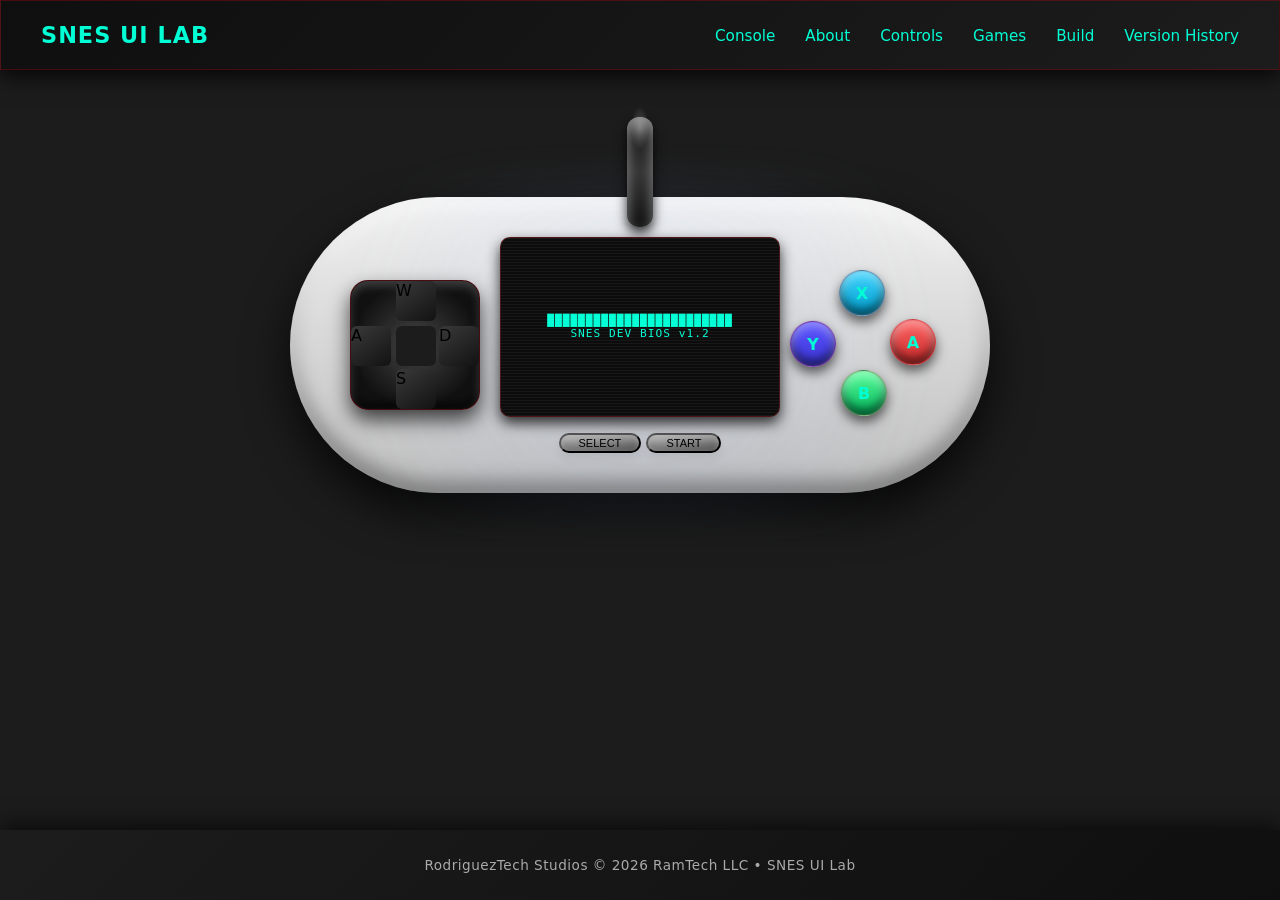
<file: index.html>
<!DOCTYPE html>
<html lang="en">
<head>
<meta charset="UTF-8">
<meta name="viewport" content="width=device-width, initial-scale=1.0">
<link rel="stylesheet" href="global.css">
<title>SNES UI LAB</title>
</head>

<body class="theme-snes">

<!-- Nav Bar -->
<nav class="navbar">
  <div class="logo">
      SNES UI LAB
  </div>
  <ul class="nav-links">
      <li>
          <a href="./index.html">
              Console
          </a>
      </li>
      <li>
          <a href="./about.html">
              About
          </a>
      </li>
      <li>
          <a href="./controls.html">
              Controls
          </a>
      </li>
      <li>
          <a href="./games.html">
              Games
          </a>
      </li>
      <li>
          <a href="./build.html">
              Build
          </a>
      </li>
      <li>
          <a href="./changelog.html">
              Version History
          </a>
      </li>
  </ul>
</nav>

<!-- Main Content -->
<main class="main-content">

  <div class="controller">
    <div class="cable"></div>

    <!-- LEFT ZONE -->
    <div class="left-zone">
      <div class="d-pad">
        <div class="btn dup" data-key="w">W</div>
        <div class="btn dleft" data-key="a">A</div>
        <div class="btn center"></div>
        <div class="btn dright" data-key="d">D</div>
        <div class="btn ddown" data-key="s">S</div>
      </div>
    </div>

    <!-- CENTER ZONE -->
    <div class="center-zone">
      <div class="display">

        <canvas id="gameScreen">
          Your browser does not support the HTML5 canvas.
        </canvas>

        <div class="boot-text"></div>

      </div>

      <div class="center-buttons">
        <button class="small-btn" data-key="shift">SELECT</button>
        <button class="small-btn" data-key="enter">START</button>
      </div>
    </div>

    <!-- RIGHT ZONE -->
    <div class="right-zone">
      <div class="a-btns">
        <div class="action-y btn" data-key="j">Y</div>
        <div class="action-x btn" data-key="i">X</div>
        <div class="action-b btn" data-key="k">B</div>
        <div class="action-a btn" data-key="l">A</div>
      </div>
    </div>

  </div>

</main>

<!-- Footer -->
<footer class="footer">
  <p>RodriguezTech Studios © 2026 RamTech LLC • SNES UI Lab</p>
</footer>

<script type="module" src="./script.js"></script>

</body>
</html>
</file>
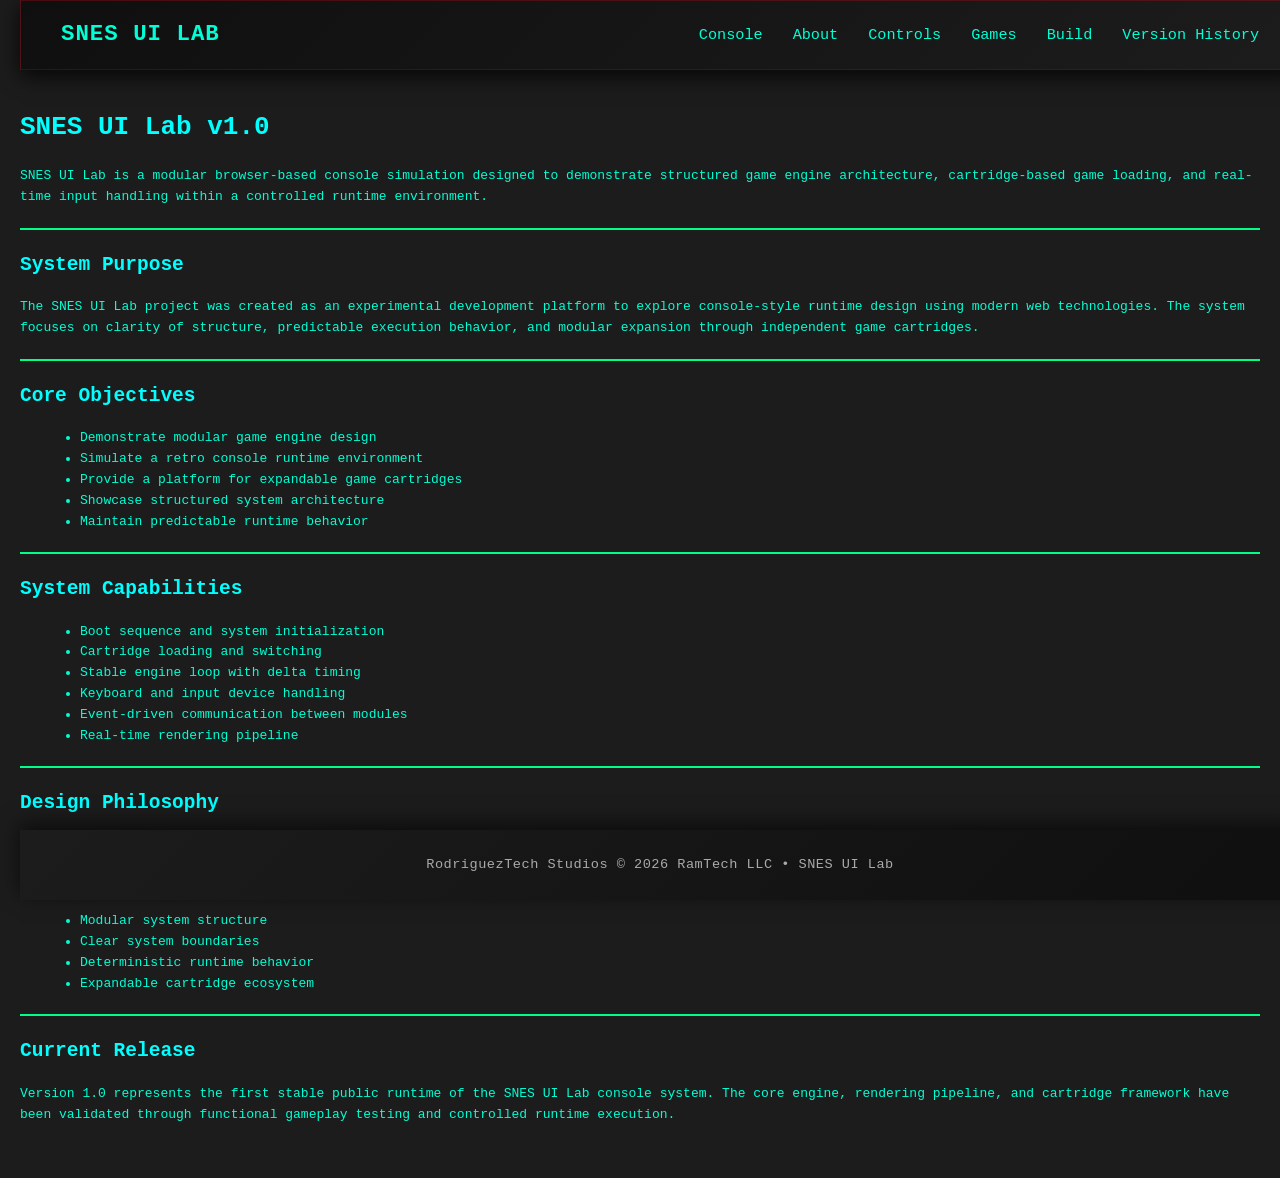
<file: about.html>
<!-- //snesUILab/about.html -->

<!DOCTYPE html>
<html lang="en">
<head>
    <meta charset="UTF-8">
    <meta name="viewport" content="width=device-width, initial-scale=1.0">
    <link rel="stylesheet" href="global.css">
    <title>SNES UI Lab — About</title>
</head>

<body class="about">

    <!-- ===================== NAV BAR ===================== -->
    <nav class="navbar">
        <div class="logo">
            SNES UI LAB
        </div>
        <ul class="nav-links">
            <li><a href="./index.html">Console</a></li>
            <li><a href="./about.html">About</a></li>
            <li><a href="./controls.html">Controls</a></li>
            <li><a href="./games.html">Games</a></li>
            <li><a href="./build.html">Build</a></li>
            <li><a href="./changelog.html">Version History</a></li>
        </ul>
    </nav>

    <!-- ===================== PAGE HEADER ===================== -->

    <header class="page-header">
        <h1>SNES UI Lab v1.0</h1>

        <p>
        SNES UI Lab is a modular browser-based console simulation designed to
        demonstrate structured game engine architecture, cartridge-based game
        loading, and real-time input handling within a controlled runtime
        environment.
        </p>
    </header>

    <hr>

    <!-- ===================== SYSTEM PURPOSE ===================== -->

    <section class="section">

        <h2>System Purpose</h2>

        <p>
        The SNES UI Lab project was created as an experimental development
        platform to explore console-style runtime design using modern web
        technologies. The system focuses on clarity of structure, predictable
        execution behavior, and modular expansion through independent game
        cartridges.
        </p>

    </section>

    <hr>

    <!-- ===================== CORE OBJECTIVES ===================== -->

    <section class="section">

        <h2>Core Objectives</h2>

        <ul>
            <li>Demonstrate modular game engine design</li>
            <li>Simulate a retro console runtime environment</li>
            <li>Provide a platform for expandable game cartridges</li>
            <li>Showcase structured system architecture</li>
            <li>Maintain predictable runtime behavior</li>
        </ul>

    </section>

    <hr>

    <!-- ===================== SYSTEM CAPABILITIES ===================== -->

    <section class="section">

        <h2>System Capabilities</h2>

        <ul>
            <li>Boot sequence and system initialization</li>
            <li>Cartridge loading and switching</li>
            <li>Stable engine loop with delta timing</li>
            <li>Keyboard and input device handling</li>
            <li>Event-driven communication between modules</li>
            <li>Real-time rendering pipeline</li>
        </ul>

    </section>

    <hr>

    <!-- ===================== DESIGN PHILOSOPHY ===================== -->

    <section class="section">

        <h2>Design Philosophy</h2>

        <p>
        The architecture of SNES UI Lab emphasizes modularity, separation of
        responsibilities, and predictable execution flow. Each system component
        operates independently while communicating through clearly defined
        interfaces. This design allows the console runtime to expand without
        introducing instability into the core engine.
        </p>

        <ul>
            <li>Modular system structure</li>
            <li>Clear system boundaries</li>
            <li>Deterministic runtime behavior</li>
            <li>Expandable cartridge ecosystem</li>
        </ul>

    </section>

    <hr>

    <!-- ===================== CURRENT RELEASE ===================== -->

    <section class="section">

        <h2>Current Release</h2>

        <p>
        Version 1.0 represents the first stable public runtime of the SNES UI
        Lab console system. The core engine, rendering pipeline, and cartridge
        framework have been validated through functional gameplay testing and
        controlled runtime execution.
        </p>

    </section>

    <!-- ===================== FOOTER ===================== -->

    <footer class="footer">
        <p>
        RodriguezTech Studios © 2026 RamTech LLC • SNES UI Lab
        </p>
    </footer>

</body>
</html>
</file>
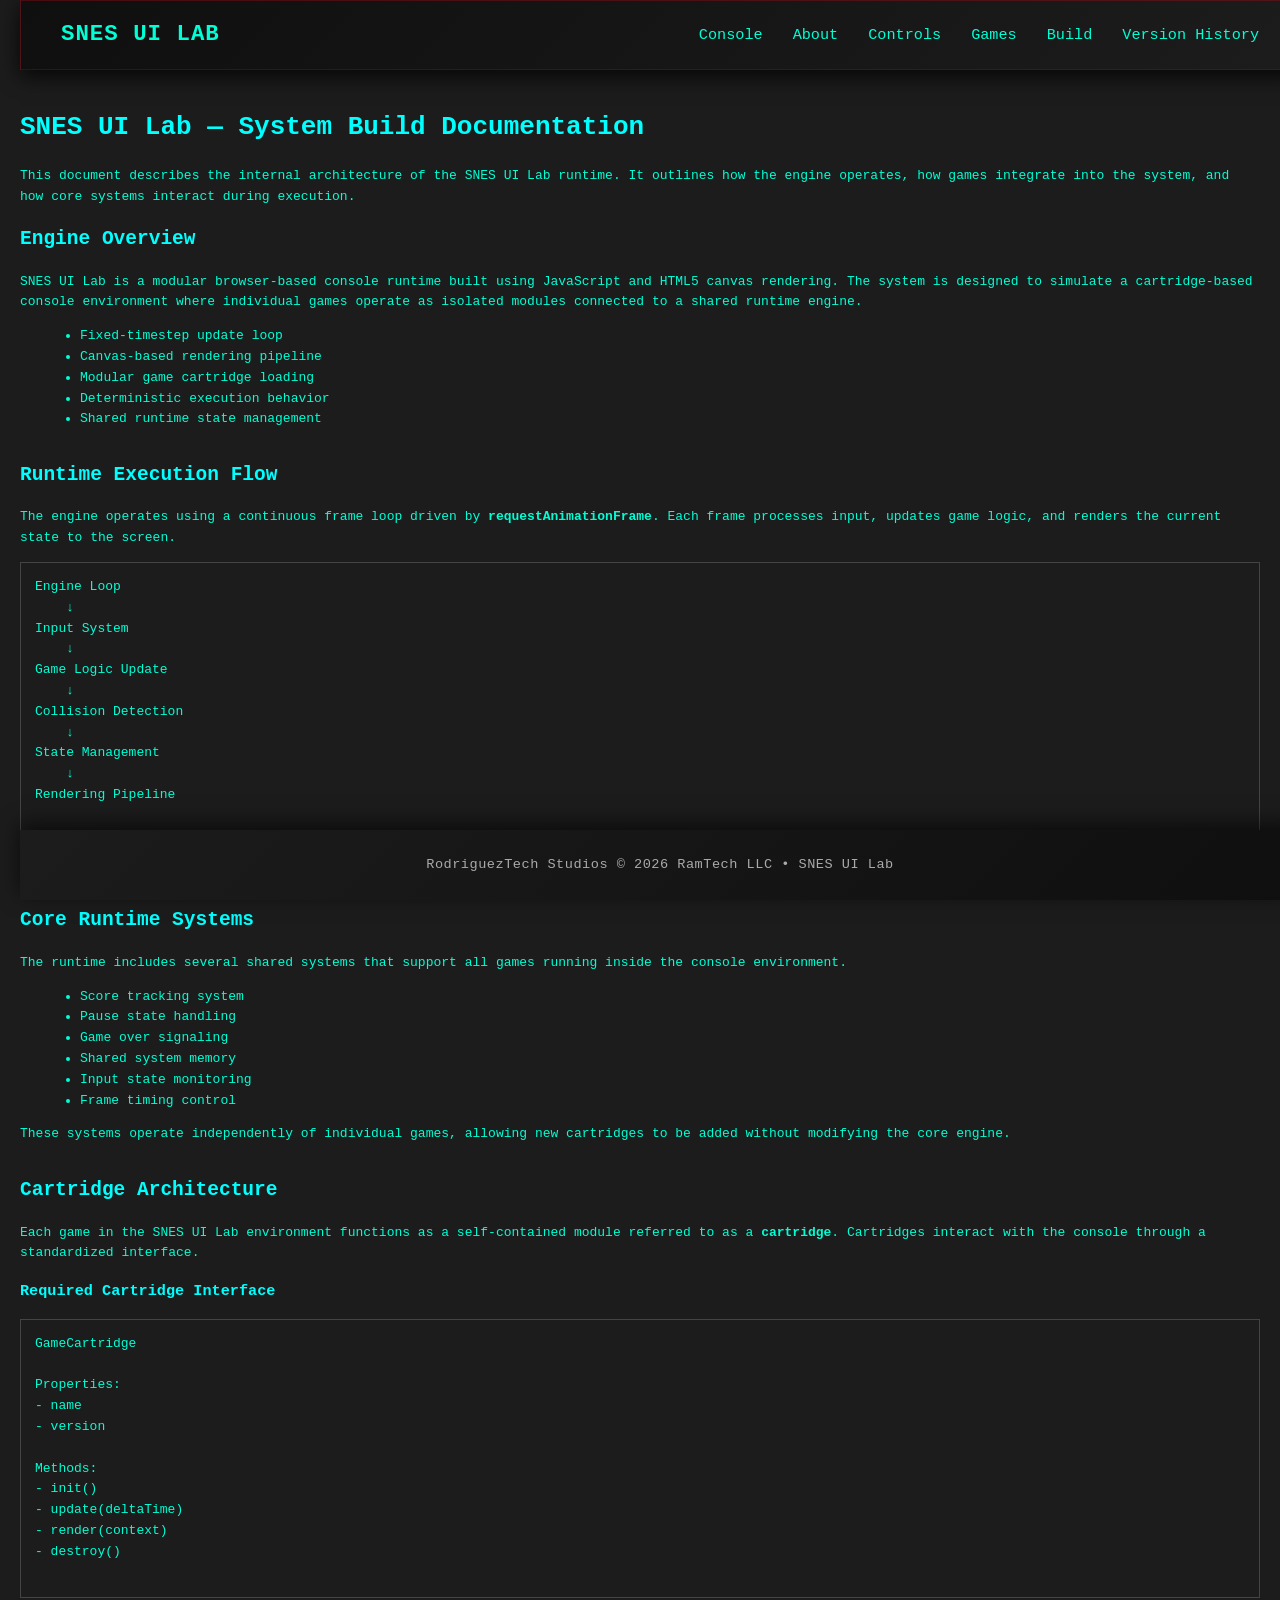
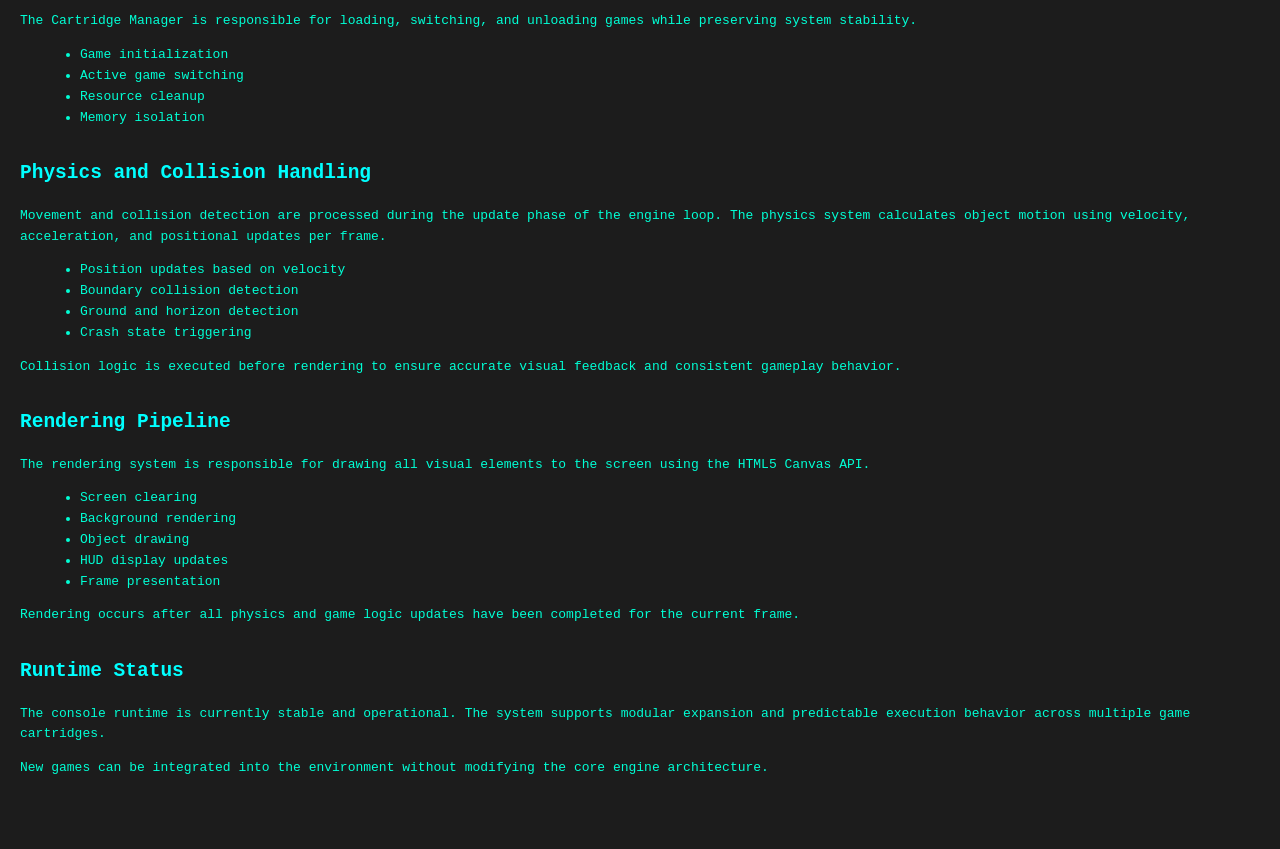
<file: build.html>
<!DOCTYPE html>
<html lang="en">
<head>
  <meta charset="UTF-8" />
  <meta name="viewport" content="width=device-width, initial-scale=1.0" />
  <link rel="stylesheet" href="global.css">
  <title>SNES UI Lab — Build Documentation</title>
</head>

<body class="build">

  <!-- ===================== NAVBAR ===================== -->
  <nav class="navbar">
    <div class="logo">SNES UI LAB</div>
    <ul class="nav-links">
      <li><a href="./index.html">Console</a></li>
      <li><a href="./about.html">About</a></li>
      <li><a href="./controls.html">Controls</a></li>
      <li><a href="./games.html">Games</a></li>
      <li><a href="./build.html">Build</a></li>
      <li><a href="./changelog.html">Version History</a></li>
    </ul>
  </nav>

  <!-- ===================== PAGE HEADER ===================== -->
  <header class="page-header">
    <h1>SNES UI Lab — System Build Documentation</h1>
    <p>
      This document describes the internal architecture of the SNES UI Lab runtime.
      It outlines how the engine operates, how games integrate into the system,
      and how core systems interact during execution.
    </p>
  </header>

  <!-- ===================== ENGINE OVERVIEW ===================== -->
  <section class="section">
    <h2>Engine Overview</h2>

    <p>
      SNES UI Lab is a modular browser-based console runtime built using
      JavaScript and HTML5 canvas rendering. The system is designed to simulate
      a cartridge-based console environment where individual games operate as
      isolated modules connected to a shared runtime engine.
    </p>

    <ul>
      <li>Fixed-timestep update loop</li>
      <li>Canvas-based rendering pipeline</li>
      <li>Modular game cartridge loading</li>
      <li>Deterministic execution behavior</li>
      <li>Shared runtime state management</li>
    </ul>
  </section>

  <!-- ===================== ENGINE LOOP ===================== -->
  <section class="section">
    <h2>Runtime Execution Flow</h2>

    <p>
      The engine operates using a continuous frame loop driven by
      <strong>requestAnimationFrame</strong>. Each frame processes input,
      updates game logic, and renders the current state to the screen.
    </p>

    <pre>
Engine Loop
    ↓
Input System
    ↓
Game Logic Update
    ↓
Collision Detection
    ↓
State Management
    ↓
Rendering Pipeline
    </pre>

    <p>
      This predictable execution order ensures consistent physics behavior,
      reliable input handling, and stable rendering output.
    </p>
  </section>

  <!-- ===================== RUNTIME SYSTEMS ===================== -->
  <section class="section">
    <h2>Core Runtime Systems</h2>

    <p>
      The runtime includes several shared systems that support all games
      running inside the console environment.
    </p>

    <ul>
      <li>Score tracking system</li>
      <li>Pause state handling</li>
      <li>Game over signaling</li>
      <li>Shared system memory</li>
      <li>Input state monitoring</li>
      <li>Frame timing control</li>
    </ul>

    <p>
      These systems operate independently of individual games, allowing
      new cartridges to be added without modifying the core engine.
    </p>
  </section>

  <!-- ===================== CARTRIDGE SYSTEM ===================== -->
  <section class="section">
    <h2>Cartridge Architecture</h2>

    <p>
      Each game in the SNES UI Lab environment functions as a self-contained
      module referred to as a <strong>cartridge</strong>. Cartridges interact
      with the console through a standardized interface.
    </p>

    <h3>Required Cartridge Interface</h3>

    <pre>
GameCartridge

Properties:
- name
- version

Methods:
- init()
- update(deltaTime)
- render(context)
- destroy()
    </pre>

    <p>
      The Cartridge Manager is responsible for loading, switching, and
      unloading games while preserving system stability.
    </p>

    <ul>
      <li>Game initialization</li>
      <li>Active game switching</li>
      <li>Resource cleanup</li>
      <li>Memory isolation</li>
    </ul>
  </section>

  <!-- ===================== PHYSICS & COLLISION ===================== -->
  <section class="section">
    <h2>Physics and Collision Handling</h2>

    <p>
      Movement and collision detection are processed during the update phase
      of the engine loop. The physics system calculates object motion using
      velocity, acceleration, and positional updates per frame.
    </p>

    <ul>
      <li>Position updates based on velocity</li>
      <li>Boundary collision detection</li>
      <li>Ground and horizon detection</li>
      <li>Crash state triggering</li>
    </ul>

    <p>
      Collision logic is executed before rendering to ensure accurate
      visual feedback and consistent gameplay behavior.
    </p>
  </section>

  <!-- ===================== RENDERING PIPELINE ===================== -->
  <section class="section">
    <h2>Rendering Pipeline</h2>

    <p>
      The rendering system is responsible for drawing all visual elements
      to the screen using the HTML5 Canvas API.
    </p>

    <ul>
      <li>Screen clearing</li>
      <li>Background rendering</li>
      <li>Object drawing</li>
      <li>HUD display updates</li>
      <li>Frame presentation</li>
    </ul>

    <p>
      Rendering occurs after all physics and game logic updates have been
      completed for the current frame.
    </p>
  </section>

  <!-- ===================== SYSTEM STATUS ===================== -->
  <section class="section">
    <h2>Runtime Status</h2>

    <p>
      The console runtime is currently stable and operational. The system
      supports modular expansion and predictable execution behavior across
      multiple game cartridges.
    </p>

    <p>
      New games can be integrated into the environment without modifying
      the core engine architecture.
    </p>
  </section>

  <!-- ===================== FOOTER ===================== -->
  <footer class="footer">
    <p>
        RodriguezTech Studios © 2026 RamTech LLC • SNES UI Lab
        </p>
  </footer>

</body>
</html>
</file>
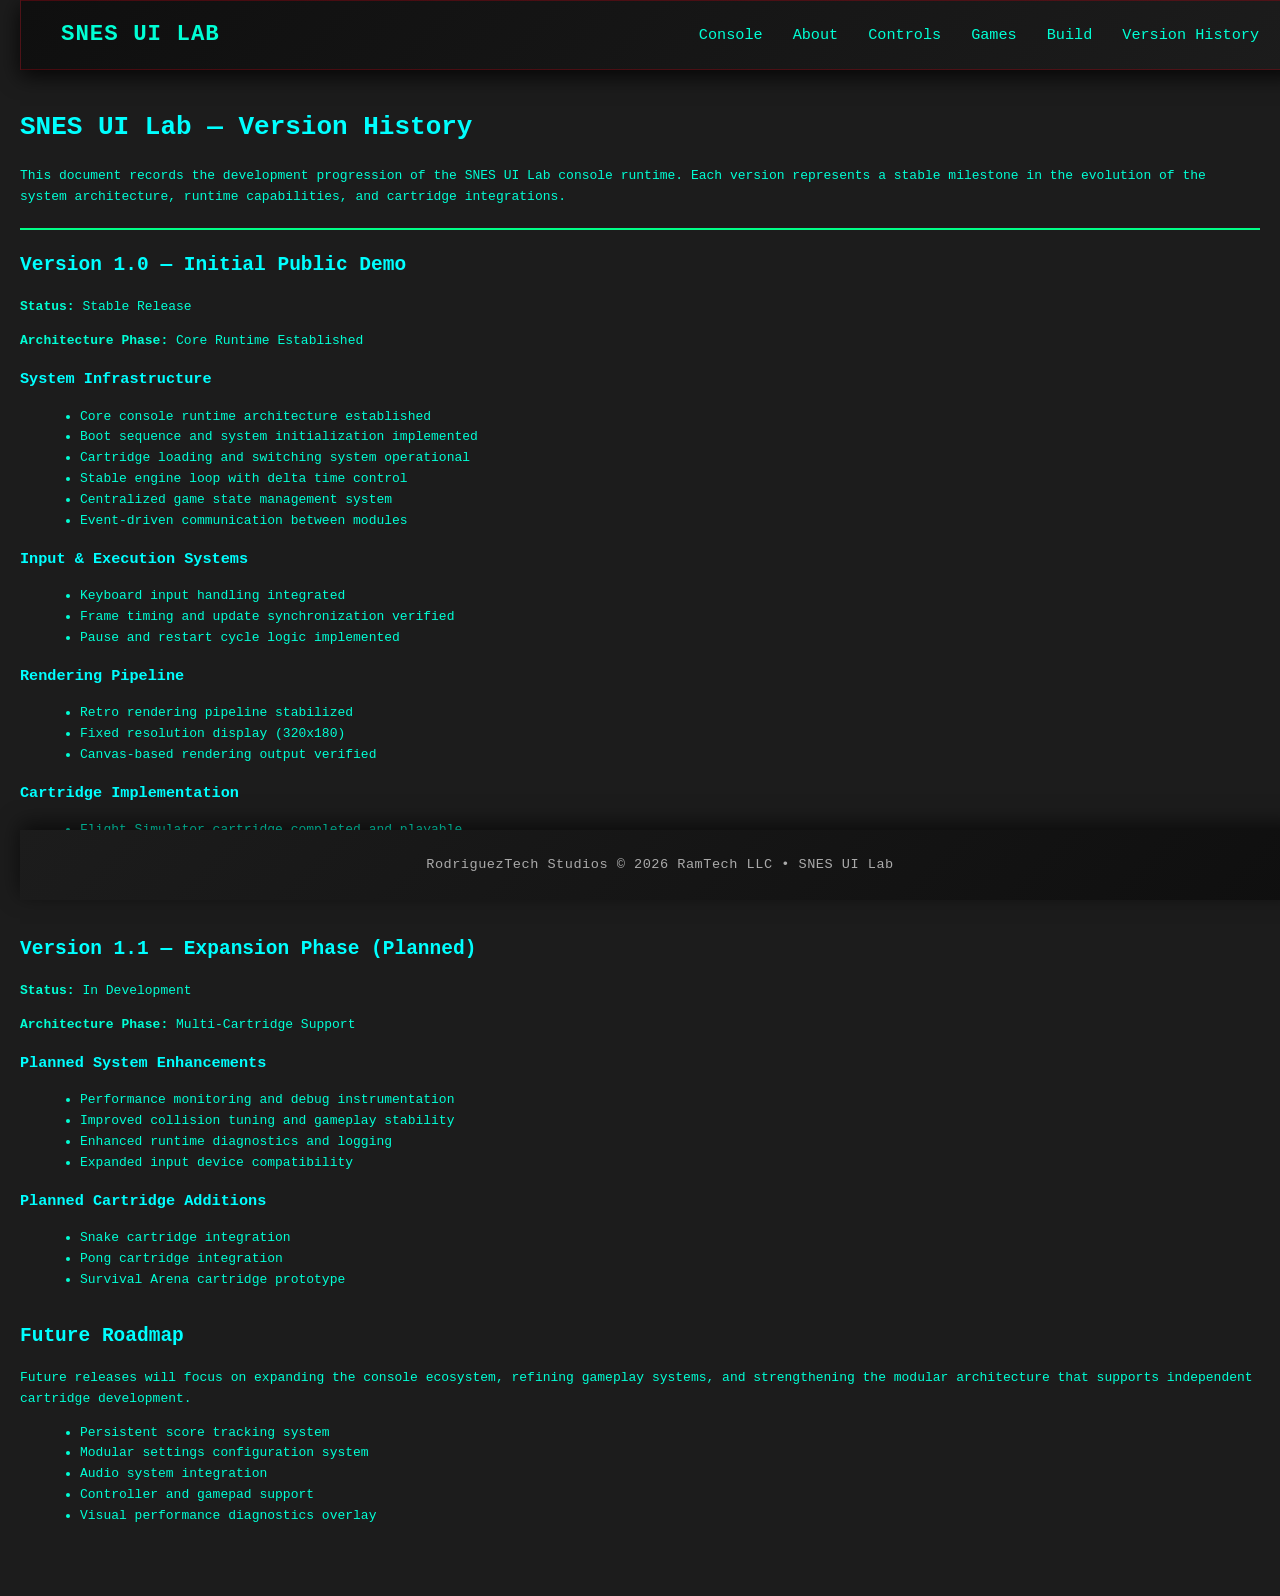
<file: changelog.html>
<!DOCTYPE html>
<html lang="en">
<head>
  <meta charset="UTF-8" />
  <meta name="viewport" content="width=device-width, initial-scale=1.0" />
  <link rel="stylesheet" href="global.css">
  <title>SNES UI Lab — Version History</title>
</head>

<body class="changelog">

  <!-- ===================== NAVBAR ===================== -->
  <nav class="navbar">
    <div class="logo">SNES UI LAB</div>
    <ul class="nav-links">
      <li><a href="./index.html">Console</a></li>
      <li><a href="./about.html">About</a></li>
      <li><a href="./controls.html">Controls</a></li>
      <li><a href="./games.html">Games</a></li>
      <li><a href="./build.html">Build</a></li>
      <li><a href="./changelog.html">Version History</a></li>
    </ul>
  </nav>

  <!-- ===================== PAGE HEADER ===================== -->
  <header class="page-header">
    <h1>SNES UI Lab — Version History</h1>
    <p>
      This document records the development progression of the SNES UI Lab
      console runtime. Each version represents a stable milestone in the
      evolution of the system architecture, runtime capabilities, and
      cartridge integrations.
    </p>
  </header>

  <hr />

  <!-- ===================== VERSION 1.0 ===================== -->
  <section class="section">
    <h2>Version 1.0 — Initial Public Demo</h2>

    <p><strong>Status:</strong> Stable Release</p>
    <p><strong>Architecture Phase:</strong> Core Runtime Established</p>

    <h3>System Infrastructure</h3>
    <ul>
      <li>Core console runtime architecture established</li>
      <li>Boot sequence and system initialization implemented</li>
      <li>Cartridge loading and switching system operational</li>
      <li>Stable engine loop with delta time control</li>
      <li>Centralized game state management system</li>
      <li>Event-driven communication between modules</li>
    </ul>

    <h3>Input & Execution Systems</h3>
    <ul>
      <li>Keyboard input handling integrated</li>
      <li>Frame timing and update synchronization verified</li>
      <li>Pause and restart cycle logic implemented</li>
    </ul>

    <h3>Rendering Pipeline</h3>
    <ul>
      <li>Retro rendering pipeline stabilized</li>
      <li>Fixed resolution display (320x180)</li>
      <li>Canvas-based rendering output verified</li>
    </ul>

    <h3>Cartridge Implementation</h3>
    <ul>
      <li>Flight Simulator cartridge completed and playable</li>
      <li>Obstacle spawning and collision detection functional</li>
      <li>Crash detection and Game Over state verified</li>
      <li>System restart cycle confirmed stable</li>
    </ul>

  </section>

  <!-- ===================== VERSION 1.1 ===================== -->
  <section class="section">
    <h2>Version 1.1 — Expansion Phase (Planned)</h2>

    <p><strong>Status:</strong> In Development</p>
    <p><strong>Architecture Phase:</strong> Multi-Cartridge Support</p>

    <h3>Planned System Enhancements</h3>
    <ul>
      <li>Performance monitoring and debug instrumentation</li>
      <li>Improved collision tuning and gameplay stability</li>
      <li>Enhanced runtime diagnostics and logging</li>
      <li>Expanded input device compatibility</li>
    </ul>

    <h3>Planned Cartridge Additions</h3>
    <ul>
      <li>Snake cartridge integration</li>
      <li>Pong cartridge integration</li>
      <li>Survival Arena cartridge prototype</li>
    </ul>

  </section>

  <!-- ===================== FUTURE ROADMAP ===================== -->
  <section class="section">
    <h2>Future Roadmap</h2>

    <p>
      Future releases will focus on expanding the console ecosystem,
      refining gameplay systems, and strengthening the modular
      architecture that supports independent cartridge development.
    </p>

    <ul>
      <li>Persistent score tracking system</li>
      <li>Modular settings configuration system</li>
      <li>Audio system integration</li>
      <li>Controller and gamepad support</li>
      <li>Visual performance diagnostics overlay</li>
    </ul>

  </section>

  <!-- ===================== FOOTER ===================== -->
  <footer class="footer">
    <p>
        RodriguezTech Studios © 2026 RamTech LLC • SNES UI Lab
        </p>
  </footer>

</body>
</html>
</file>
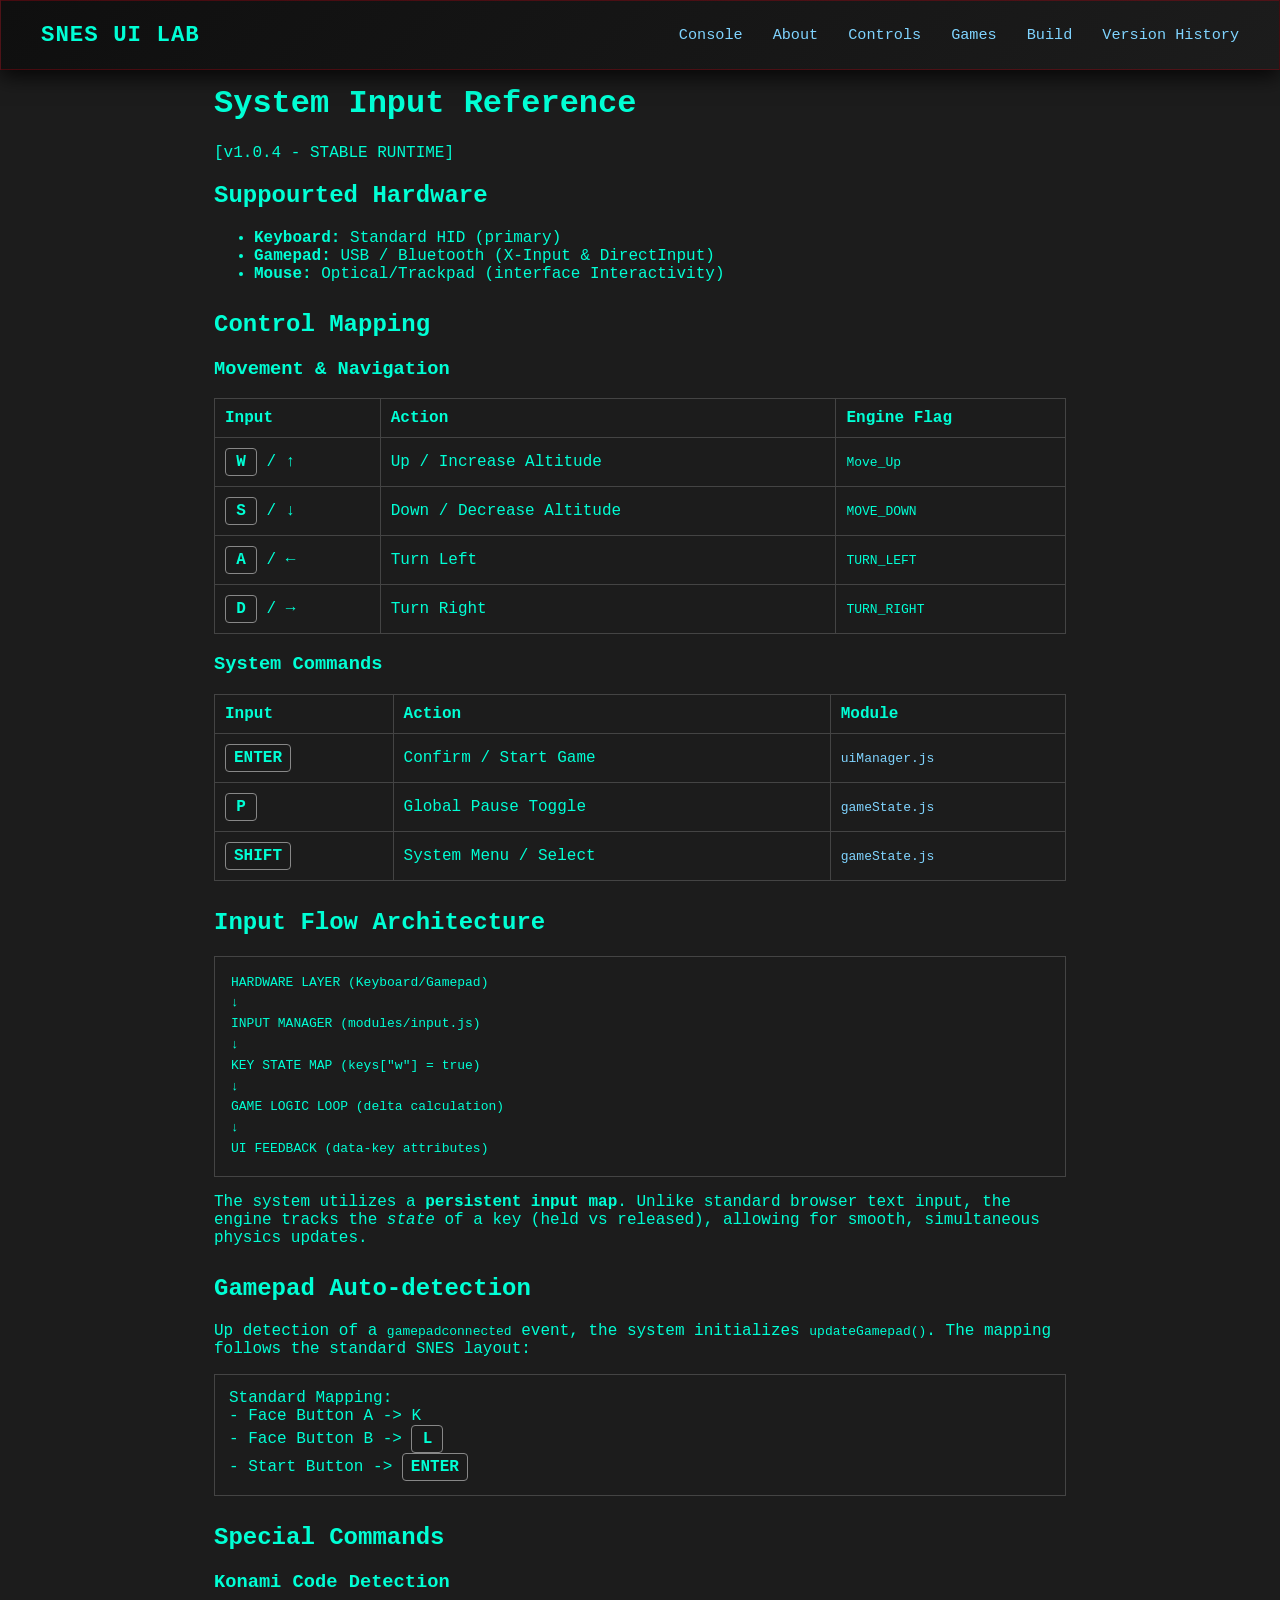
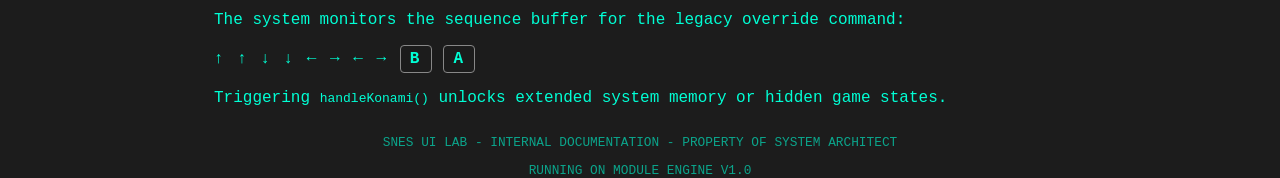
<file: controls.html>
<!DOCTYPE html>
<html lang="en">
<head>
    <meta charset="UTF-8">
    <meta name="viewport" content="width=device-width, initial-scale=1.0">
    <link rel="stylesheet" href="global.css">
    <title>SNES UI LAb - System Controls</title>
</head>

<body class="controls">

    <!-- Nav Bar -->
<nav class="navbar">
    <div class="logo">
        SNES UI LAB
    </div>
    <ul class="nav-links">
        <li>
            <a href="./index.html">
                Console
            </a>
        </li>
        <li>
            <a href="./about.html">
                About
            </a>
        </li>
        <li>
            <a href="./controls.html">
                Controls
            </a>
        </li>
        <li>
            <a href="./games.html">
                Games
            </a>
        </li>
        <li>
            <a href="./build.html">
                Build
            </a>
        </li>
        <li>
            <a href="./changelog.html">
                Version History
            </a>
        </li>
    </ul>
  </nav>

    <div class="container">
        <h1>System Input Reference</h1>
        <p>[v1.0.4 - STABLE RUNTIME]</p>

        <div class="section">
            <h2>Suppourted Hardware</h2>
            <ul>
                <li><strong>Keyboard:</strong> Standard HID (primary)</li>
                <li><strong>Gamepad:</strong> USB / Bluetooth (X-Input & DirectInput) </li>
                <li><strong>Mouse:</strong> Optical/Trackpad (interface Interactivity) </li>
            </ul>
        </div>

        <div class="section">
            <h2>Control Mapping</h2>

            <h3> Movement & Navigation</h3>
            <table>
                <tr><th>Input</th><th>Action</th><th>Engine Flag</th></tr>
                <tr><td><span class="key-cap">W</span> / ↑</td><td>Up / Increase Altitude</td><td><code>Move_Up</code></td></tr>
                <tr><td><span class="key-cap">S</span> / ↓</td><td>Down / Decrease Altitude</td><td><code>MOVE_DOWN</code></td></tr>
                <tr><td><span class="key-cap">A</span> / ←</td><td>Turn Left</td><td><code>TURN_LEFT</code></td></tr>
                <tr><td><span class="key-cap">D</span> / →</td><td>Turn Right</td><td><code>TURN_RIGHT</code></td></tr>
            </table>

            <h3>System Commands</h3>
            <table>
                <tr><th>Input</th><th>Action</th><th>Module</th></tr>
                <tr>
                <td><span class="key-cap">ENTER</span></td>
                <td>Confirm / Start Game</td><td><code><a href="./modules/uiManager.js">uiManager.js</a></code></td></tr>
                <tr><td><span class="key-cap">P</span></td><td>Global Pause Toggle</td><td><code><a href="./modules/gameState.js">gameState.js</a></code></td></tr>
                <tr><td><span class="key-cap">SHIFT</span></td><td>System Menu / Select</td><td><code><a href="./modules/gameState.js">gameState.js</a></code></td></tr>
            </table>
        </div>

        <div class="section">
            <h2>Input Flow Architecture</h2>
        <div class="diagram">
            HARDWARE LAYER (Keyboard/Gamepad)<br>
            ↓<br>
            INPUT MANAGER (modules/input.js)<br>
            ↓<br>
            KEY STATE MAP (keys["w"] = true)<br>
            ↓<br>
            GAME LOGIC LOOP (delta calculation)<br>
            ↓<br>
            UI FEEDBACK (data-key attributes)
        </div>
        <p>The system utilizes a <strong>persistent input map</strong>. Unlike standard browser text input, the engine tracks the <em>state</em> of a key (held vs released), allowing for smooth, simultaneous physics updates.</p>
    </div>

    <div class="section">
        <h2>Gamepad Auto-detection</h2>
        <p>Up detection of a <code>gamepadconnected</code> event, the system initializes <code>updateGamepad()</code>. The mapping follows the standard SNES layout:</p>
        <div class="code-block">
            Standard Mapping: <br>
            - Face Button A -> <span class="keyCap">K</span><br>
            - Face Button B -> <span class="key-cap">L</span><br>
            - Start Button -> <span class="key-cap">ENTER</span>
        </div>
    </div>

    <div class="section">
        <h2>Special Commands</h2>
        <h3>Konami Code Detection</h3>
        <p>The system monitors the sequence buffer for the legacy override command:</p>
        <p style="color: var(--system-yellow); letter-spacing: 2px;">↑ ↑ ↓ ↓ ← → ← → <span class="key-cap">B</span> <span class="key-cap">A</span></p>
        <p>Triggering <code>handleKonami()</code> unlocks extended system memory or hidden game states.</p>
    </div>

    <div class="section" style="text-align: center; opacity: 0.6; font-size: 0.8em;">
        <p>SNES UI LAB - INTERNAL DOCUMENTATION - PROPERTY OF SYSTEM ARCHITECT</p>
        <p>RUNNING ON MODULE ENGINE V1.0</p>
    </div>


    </div>
    
</body>
</html>
</file>
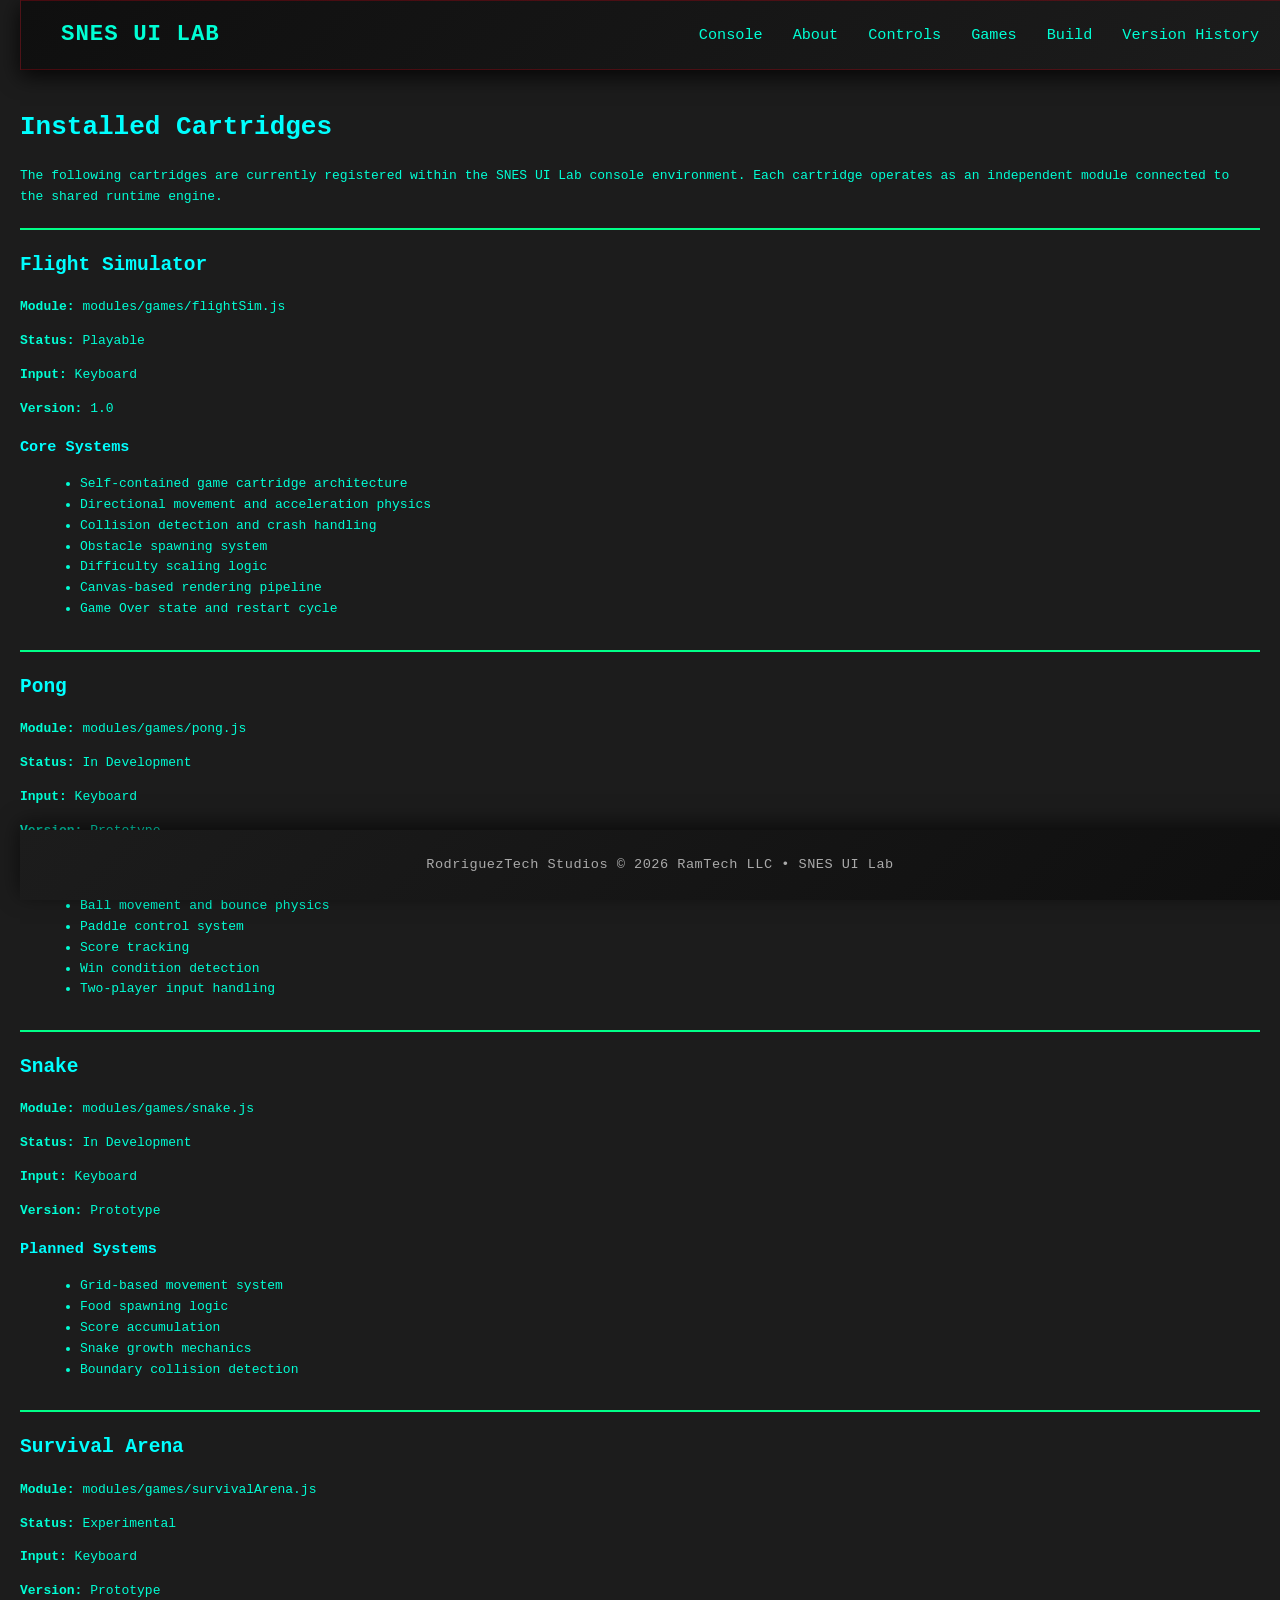
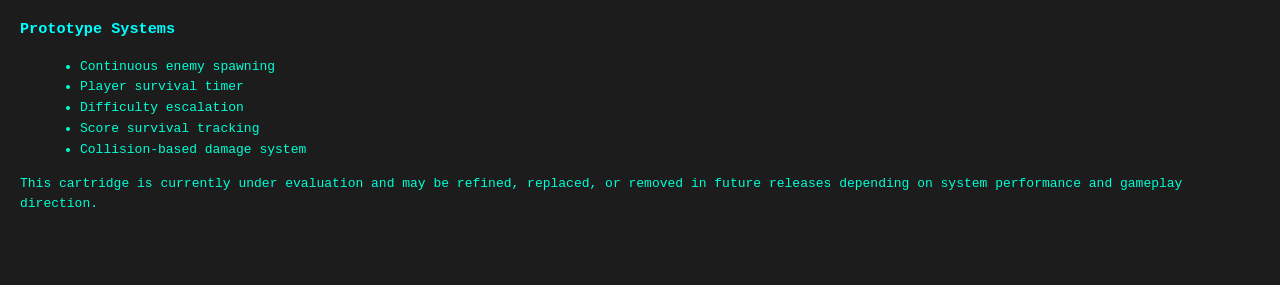
<file: games.html>
<!DOCTYPE html>
<html lang="en">
<head>
  <meta charset="UTF-8" />
  <meta name="viewport" content="width=device-width, initial-scale=1.0" />
  <link rel="stylesheet" href="global.css">
  <title>SNES UI Lab — Games Registry</title>
</head>

<body class="games">

  <!-- ===================== NAV BAR ===================== -->
  <nav class="navbar">
    <div class="logo">SNES UI LAB</div>
    <ul class="nav-links">
      <li><a href="./index.html">Console</a></li>
      <li><a href="./about.html">About</a></li>
      <li><a href="./controls.html">Controls</a></li>
      <li><a href="./games.html">Games</a></li>
      <li><a href="./build.html">Build</a></li>
      <li><a href="./changelog.html">Version History</a></li>
    </ul>
  </nav>

  <!-- ===================== PAGE HEADER ===================== -->

  <header class="page-header">
    <h1>Installed Cartridges</h1>

    <p>
      The following cartridges are currently registered within the SNES UI Lab
      console environment. Each cartridge operates as an independent module
      connected to the shared runtime engine.
    </p>
  </header>

  <hr />

  <!-- ===================== FLIGHT SIM ===================== -->

  <section class="section">

    <h2>Flight Simulator</h2>

    <p><strong>Module:</strong> modules/games/flightSim.js</p>
    <p><strong>Status:</strong> Playable</p>
    <p><strong>Input:</strong> Keyboard</p>
    <p><strong>Version:</strong> 1.0</p>

    <h3>Core Systems</h3>

    <ul>
      <li>Self-contained game cartridge architecture</li>
      <li>Directional movement and acceleration physics</li>
      <li>Collision detection and crash handling</li>
      <li>Obstacle spawning system</li>
      <li>Difficulty scaling logic</li>
      <li>Canvas-based rendering pipeline</li>
      <li>Game Over state and restart cycle</li>
    </ul>

  </section>

  <hr />

  <!-- ===================== PONG ===================== -->

  <section class="section">

    <h2>Pong</h2>

    <p><strong>Module:</strong> modules/games/pong.js</p>
    <p><strong>Status:</strong> In Development</p>
    <p><strong>Input:</strong> Keyboard</p>
    <p><strong>Version:</strong> Prototype</p>

    <h3>Planned Systems</h3>

    <ul>
      <li>Ball movement and bounce physics</li>
      <li>Paddle control system</li>
      <li>Score tracking</li>
      <li>Win condition detection</li>
      <li>Two-player input handling</li>
    </ul>

  </section>

  <hr />

  <!-- ===================== SNAKE ===================== -->

  <section class="section">

    <h2>Snake</h2>

    <p><strong>Module:</strong> modules/games/snake.js</p>
    <p><strong>Status:</strong> In Development</p>
    <p><strong>Input:</strong> Keyboard</p>
    <p><strong>Version:</strong> Prototype</p>

    <h3>Planned Systems</h3>

    <ul>
      <li>Grid-based movement system</li>
      <li>Food spawning logic</li>
      <li>Score accumulation</li>
      <li>Snake growth mechanics</li>
      <li>Boundary collision detection</li>
    </ul>

  </section>

  <hr />

  <!-- ===================== SURVIVAL ARENA ===================== -->

  <section class="section">

    <h2>Survival Arena</h2>

    <p><strong>Module:</strong> modules/games/survivalArena.js</p>
    <p><strong>Status:</strong> Experimental</p>
    <p><strong>Input:</strong> Keyboard</p>
    <p><strong>Version:</strong> Prototype</p>

    <h3>Prototype Systems</h3>

    <ul>
      <li>Continuous enemy spawning</li>
      <li>Player survival timer</li>
      <li>Difficulty escalation</li>
      <li>Score survival tracking</li>
      <li>Collision-based damage system</li>
    </ul>

    <p>
      This cartridge is currently under evaluation and may be refined,
      replaced, or removed in future releases depending on system
      performance and gameplay direction.
    </p>

  </section>

  <!-- ===================== FOOTER ===================== -->

  <footer class="footer">
    <p>
        RodriguezTech Studios © 2026 RamTech LLC • SNES UI Lab
        </p>
  </footer>

</body>
</html>
</file>
<file: global.css>
/* snesUILab/global.css */


/*Root variables */
:root {
  --color-bg: #1c1c1c;
  --color-surface: #111;

  --color-text: #00ffd5;
  --color-text-muted: #aaa;

  --panel-border: #444;

  --color-accent: #4cc3ff;
  --color-border: #444;

  --accent-border: rgba(193, 0, 18, 0.31);

  --panel-bg: #111;
}

/* Global Reset */

* {

  box-sizing: border-box;
  }


  body {
  margin: 0;
  font-family: system-ui, -apple-system, BlinkMacSystemFont, 'Segoe UI', Roboto, Oxygen, Ubuntu, Cantarell, 'Open Sans', 'Helvetica Neue', sans-serif;
  background: var(--color-bg);
  }

.app-layout {
  display: flex;
  justify-content: center;
  align-items: center;
  min-height: 100vh;
  perspective: 900px;
}

  /* Navbar */

  nav {
  position: fixed;
  top: 0;
  width: 100%;
  height: 70px;
  background: linear-gradient(135deg, #0f0f0f, #1c1c1c);
  display: flex;
  align-items: center;
  justify-content: space-between;
  padding: 0 40px;
  color: var(--color-text);
  z-index: 1000;
  box-shadow: 0 6px 20px rgba(0,0,0,0.8);
  border: 1px solid var(--accent-border);
  }

  .logo {
  font-size: 1.4rem;
  font-weight: bold;
  letter-spacing: 1px;
  }

  .nav-links {
  list-style: none;
  display: flex;
  gap: 30px;
  }

  .nav-links a {
    color: var(--color-text);
  text-decoration: none;
  font-size: 0.95rem;
  transition: 0.2s ease;
  }



  .nav-links a:hover {
  color: var(--color-accent);
  }


/* Main Layout */

  .main-content {
  min-height: calc(100vh - 140px);
  display: flex;
  justify-content: center;
  align-items: center;
  padding-top: 70px 0 70px;
  padding-bottom: 70px;
  }

  .left-zone,
  .center-zone,
  .right-zone {
    display: flex;
    justify-content: center;
    align-items: center;
  }

  .right-zone {
    transform: rotate(-1deg);
  }

  .center-zone {
    flex-direction: column;
    gap: 15px;
  }


  /* Display / CTR */

  .display,
  .crt:before,
  .crt:after,
  .controller {
    will-change: transform, opacity;
  }

  /* dedicated display state class */

  .game-active .boot-text {
    display: none;
  }

  .hidden {
    display: none !important;
  }

  .display {
    position: relative;
    width: 280px;
    height: 180px;
    background: var(--color-bg);
    border: 1px solid  var(--accent-border);
    border-radius: 10px;
    box-shadow:
    inset 0 0 30px rgba(0,255,150,0.15),
    inset 0 4px 8px rgba(255,255,255,0.15),
    inset 0 -6px 12px rgba(0,0,0,.9),
    0 6px 14px rgba(0,0,0,.8);
    overflow: hidden;
    display: flex;
    align-items: center;
    justify-content: center;
    color: var(--color-text);
    font-family: monospace;
    font-size: 0.9rem;
    letter-spacing: 1px;
    }

  .display:before {
  content: "";
  position: absolute;
  inset: 0;
  background: rgba(255,255,255,0.02);
  animation: crtFlicker .1s infinite;
  pointer-events: none;
  }


  .display:after {
  content: "";
  position: absolute;
  inset: 0;
  background: repeating-linear-gradient(
  to bottom,
  rgba(255,255,255,0.05),
  rgba(255,255,255,0.05) 1px,
  transparent 1px,
  transparent 3px);
  pointer-events: none;
  }


  .boot-text {
    position: absolute;
    inset: 0;
    display: flex;
    flex-direction: column;
    justify-content: center;
    align-items: center;
    color: var(--color-text);
    font-family: monospace;
    font-size: 0.7rem;
    text-align: center;
    pointer-events: none;
    }



  @keyframes powerOn {
  0% {
  transform: scaleY(0.05);
  opacity: 1;
  }
  40% {
  transform: scaleY(1.2);
  opacity: 1;
  }
  60% {
  transform: scaleY(0.9);
  }
  100% {
  transform: scaleY(1);
  opacity: 1;
  }

  }
  .blink {
  animation: blink 1s steps(2, start) infinite;
  }

  @keyframes blink {
  to {
  visibility: hidden;
  }
  }

  #gameScreen {
  position: absolute;
  inset: 0;
  width: 100%;
  height: 100%;
  image-rendering: pixelated;
  image-rendering: crisp-edges;
  }

  /* Curveture + glow */

  .crt {
    position: absolute;
    inset: 0;
    pointer-events: none;
    }

  .crt:before {
  content: "";
  position: absolute;
  inset: 0;
  background: radial-gradient(
  ellipse at center,
  rgba(255,255,255,0.08),
  rgba(0,0,0,0.25) 70%
  );
  mix-blend-mode: overlay;
  animation: crtFlicker 0.15s infinite;
  }

  @keyframes crtFlicker {
  0% { opacity: .95 }
  50% { opacity: 1 }
  100% {opacity: .97}
  }

  /* Scanlines */

  .crt:after {
  content: "";
  position: absolute;
  inset: 0;
  background: repeating-linear-gradient(
  to bottom,
  rgba(255,255,255,0.06),
  rgba(255,255,255,0.06) 1px,
  transparent 1px,
  transparent 3px
  );
  animation: scanlinesMove 6s linear infinite;
  }

  @keyframes scanlinesMove {
  0% { transform: translateY(0); }
  100% { transform: translateY(6px);
  }
  }


/* Controller */

  .controller {
  animation: consoleIdle 9s ease-in-out infinite;
  width: min(700px, 90vw);
  height: auto;

  background:
  radial-gradient(circle at 20% 30%, rgba(255,255,255,0.06) 0%, transparent 3%),
  radial-gradient(circle at 70% 60%, rgba(0,0,0,0.05) 0%, transparent 4%),
  linear-gradient( to bottom, #f2f2f2 0%,#d9d9d9 45%,#bfbfbf 100%);

  background-size: 4px 4px, 6px 6px, 100% 100%;
  border-radius: 150px;
  display: grid;
  grid-template-columns: 1fr 1.2fr 1fr;
  align-items: center;
  padding: 40px;

  box-shadow:
  inset 0 10px 15px rgba(255, 255, 255, 0.5),
  inset 0 -12px 20px rgba(0,0,0,0.35),
  0 20px 45px rgba(0,0,0,0.75);

  position: relative;
  transform-style: preserve-3d;
  transition: transform 0.1s ease-out;
  }

  @keyframes consoleIdle {
  0%, 100% { transform: translateY(0px); }
  50% { transform: translateY(-2px); }
  }


  .controller::before {
    content: '';
    position: absolute;
    inset: -20px;
    border-radius: inherit;
    background:
    radial-gradient(circle at center,rgba(140, 180,255, 0.12), transparent 70%);
    filter: blur(20px);
    z-index: -1;
    }


  .controller-shadow {
  position: absolute;
  bottom: -30px;
  left: 50%;
  transform: translateX(-50%);
  width: 80%;
  height: 40px;
  background:
  radial-gradient( ellipse at center,rgba(0,0,0,0.6), transparent 70%);
  filter: blur(20px);
  z-index: -2;
  }


  /* Btn System */
  .btn {
    position: absolute;
    background: linear-gradient(145deg, #3a3a3a, #121212);
    border-radius: 6px;
    }


    .btn.center {
    background: var(--color-bg);
    box-shadow: none;
    }

    .btn:hover {
    filter: brightness(1.5);
    }

/* cable Astetics */
  .cable {
    position: absolute;
    top: -80px;
    left: 50%;
    width: 26px;
    height: 110px;
    background: linear-gradient(#111, #333, #111);
    border-radius: 12px;
    transform: translateX(-50%);
    box-shadow: inset 0 10px 15px rgba(255, 255, 255, 0.5),
    inset 0 -12px 20px rgba(0,0,0,0.35),
    0 6px 12px rgba(0,0,0,0.8);
  }

    .cable:after {
    content: '';
    position: absolute;
    top: -10%;
    left: 50%;
    width: 70%;
    height: 40%;
    background: radial-gradient(ellipse at center,
    rgba(255,255,255,0.25),
    transparent 70%);
    border-radius: 10px;
    transform: translateX(-50%);
    }

    /* D-Pad */

  .d-pad {
  position: relative;
  width: 130px;
  height: 130px;
  background: radial-gradient(circle, #444 0%, #111 70%);
  border-radius: 18px;
  border: 1px solid var(--accent-border);

  box-shadow:
  inset 0 5px 10px rgba(255,255,255,0.2),
  inset 0 -6px 10px rgba(0,0,0,0.7),
  0 10px 20px rgba(0,0,0,0.7);

  }


/*Positions */
  .dup { top: 0; left: 45px; width: 40px; height: 40px; }
  .ddown { bottom: 0; left: 45px; width: 40px; height: 40px; }
  .dleft { left: 0; top: 45px; width: 40px; height: 40px; }
  .dright { right: 0; top: 45px; width: 40px; height: 40px; }
  .center { top: 45px; left: 45px; width: 40px; height: 40px; }


/* Action buttons */
  .a-btns {
  position: relative;
  width: 150px;
  height: 150px;
  display: grid;
  grid-template: repeat(3,1fr)/repeat(3,1fr);
  place-items: start;
  }

  /* Shared Action Button Styles */
  .a-btns .btn {
  width: 46px;
  height: 46px;
  border-radius: 50%;
  font-weight: bold;
  display: flex;
  align-items: center;
  justify-content: center;
  color: var(--color-text);
  border: 1px solid var(--accent-border);
  box-shadow:
  inset 0 5px 10px rgba(255,255,255,0.35),
  inset 0 -6px 10px rgba(0,0,0,0.55),
  0 6px 12px rgba(0,0,0,0.6);
  transition: 0.08s ease;
  }


  .small-btn {
  background: linear-gradient(145deg, #a8a8a8, #6f6f6f);
  padding: 2px 18px;
  border-radius: 25px;
  font-size: 11px;
  box-shadow: inset 0 3px 6px rgba(255,255,255,0.4),
  inset 0 -4px 8px rgba(0,0,0,0.3),
  0 6px 10px rgba(0,0,0,0.06);
  }


  /* Diamond Placement */
  .action-y { grid-column: 1; grid-row: 2; background: linear-gradient(#5b54ff, #3b35d6); }
  .action-x { grid-column: 2; grid-row: 1; background: linear-gradient(#3fd3ff, #009dcc); }
  .action-b { grid-column: 2; grid-row: 3; background: linear-gradient(#5cff9c, #00b35a); }
  .action-a { grid-column: 3; grid-row: 2; background: linear-gradient(#ff6565, #c62828); }


  .active {
  transform: translateY(4px) scale(0.96);
  filter: brightness(0.9);
  animation: glowPulse 0.25s ease-out;
  box-shadow:
  inset 0 2px 4px rgba(255,255,255, 0.15),
  inset 0 -2px 6px rgba(0,0,0,0.8),
  0 2px 4px rgba(0,0,0,0.4);
  }

  @keyframes glowPulse {
  0% { box-shadow: 0 0 0 rgba(80, 160, 255, 0); }
  50% { box-shadow: 0 0 18px rgba(80, 160, 255, 0.9); }
  100% { box-shadow: 0 0 0 rgba(80, 160, 255, 0); }
  }

  .konami {
  animation: konamiGlow 1s infinite alternate;
  }

  @keyframes konamiGlow {
  0% { filter: drop-shadow(0 0 12px #4cc3ff); }
  100% { filter: drop-shadow(0 0 32px #ff4cc3); }
  }

  .footer {
  position: fixed;
  bottom: 0;
  width: 100%;
  height: 70px;
  background: linear-gradient(135deg, #1c1c1c, #0f0f0f);
  display: flex;
  align-items: center;
  justify-content: center;
  color: var(--color-text-muted);
  font-size: 0.85rem;
  letter-spacing: 0.5px;
  box-shadow: 0 -6px 20px rgba(0,0,0,0.6);
  }



  /* =========================================================

  SHARED DOCUMENT PAGE THEME

  Used by: About, Build, Games, Changelog

  ========================================================= */

  body.build,
  body.games,
  body.changelog,
  body.about {
    display: block;
    height: auto;
    align-items: initial;
    justify-content: initial;
    perspective: none;

    font-family: monospace;
    background-color: var(--color-bg);
    color: var(--color-text);

    padding: 90px 20px 40px;
    line-height: 1.6;
  }



  /* Headers */

  .build h1, .build h2, .build h3,
  .games h1, .games h2, .games h3,
  .changelog h1, .changelog h2, .changelog h3,
  .about h1, .about h2, .about h3 {
    color: #00ffff;
  }

  /* Section spacing */

  .build .section,
  .games .section,
  .changelog .section {
  margin-bottom: 30px;

  }

  /* Horizontal rules */
  .build hr,
.games hr,
.changelog hr,
.about hr {
  border: 1px solid #00ff88;
  margin: 20px 0;
}

  /* Lists */
  .build ul,
  .games ul,
  .changelog ul,
  .about ul {
  margin-left: 20px;
  }

  /* Code blocks */
  .build pre,
  .games pre,
  .changelog pre {
  background: var(--color-bg);
  border: 1px solid var(--color-border);
  padding: 14px;
  margin-top: 10px;
  font-family: monospace;
  }


  /* Inline code */
  .build code,
  .games code,
  .changelog code {
  background: var(--color-bg);
  border: 1px solid var(--color-border);
  padding: 2px 6px;
  }

  /* Status badges */
  .status {
  display: inline-block;
  padding: 4px 10px;
  border-radius: 6px;
  font-size: 0.8rem;
  font-weight: bold;
  }

  /* Status Colors */
  .status-stable {
  background: var(--color-bg);
  color: var(--color-text);
  border: 1px solid #00ff88;
  }

  .status-dev {
  background: var(--color-bg);
  color: #ffaa00;
  border: 1px solid #ffaa00;
  }

  .status-exp {
  background: var(--color-bg);
  color: #ff5555;
  border: 1px solid #ff5555;
  }




 /* ========= SNES Retro Theme (Controls Optimized) ============ */

  body.controls {
  margin: 0 auto;
  background: var(--color-bg);
  color: var(--color-text);
  font-family: "Courier New", monospace;
  }

  .controls .container {
  max-height: 900px;
  max-width: 900px;
  margin: 40px auto;
  padding: 24px;
  }


  .controls .section {
  margin-bottom: 28px;
  }

  .controls table {
  width: 100%;
  border-collapse: collapse;
  margin-top: 12px;
  }

  .controls th,
  .controls td {
  border: 1px solid #444;
  padding: 10px;
  text-align: left;
  }

  .controls th {
  background: var(--color-bg);
  }

  .controls tr:nth-child(even) {
  background: var(--color-bg);
  }


  .controls .key-cap {
  display: inline-block;
  padding: 4px 8px;
  border: 1px solid #888;
  border-radius: 4px;
  background: var(--color-bg);
  font-weight: bold;
  min-width: 32px;
  text-align: center;
  }


  /* Diagram block */
  .controls .diagram {
  background:var(--color-bg);
  border: 1px solid #444;
  padding: 16px;
  margin-top: 12px;
  font-family: monospace;
  line-height: 1.6;

  }


  /* Code block */
  .controls .code-block {
  background: var(--color-bg);
  border: 1px solid #444;
  padding: 14px;
  margin-top: 10px;
  }


  /* Links */
  .controls a {
  color: #7fd4ff;
  text-decoration: none;
  }

  .controls a:hover {
  text-decoration: underline;
  }
</file>
